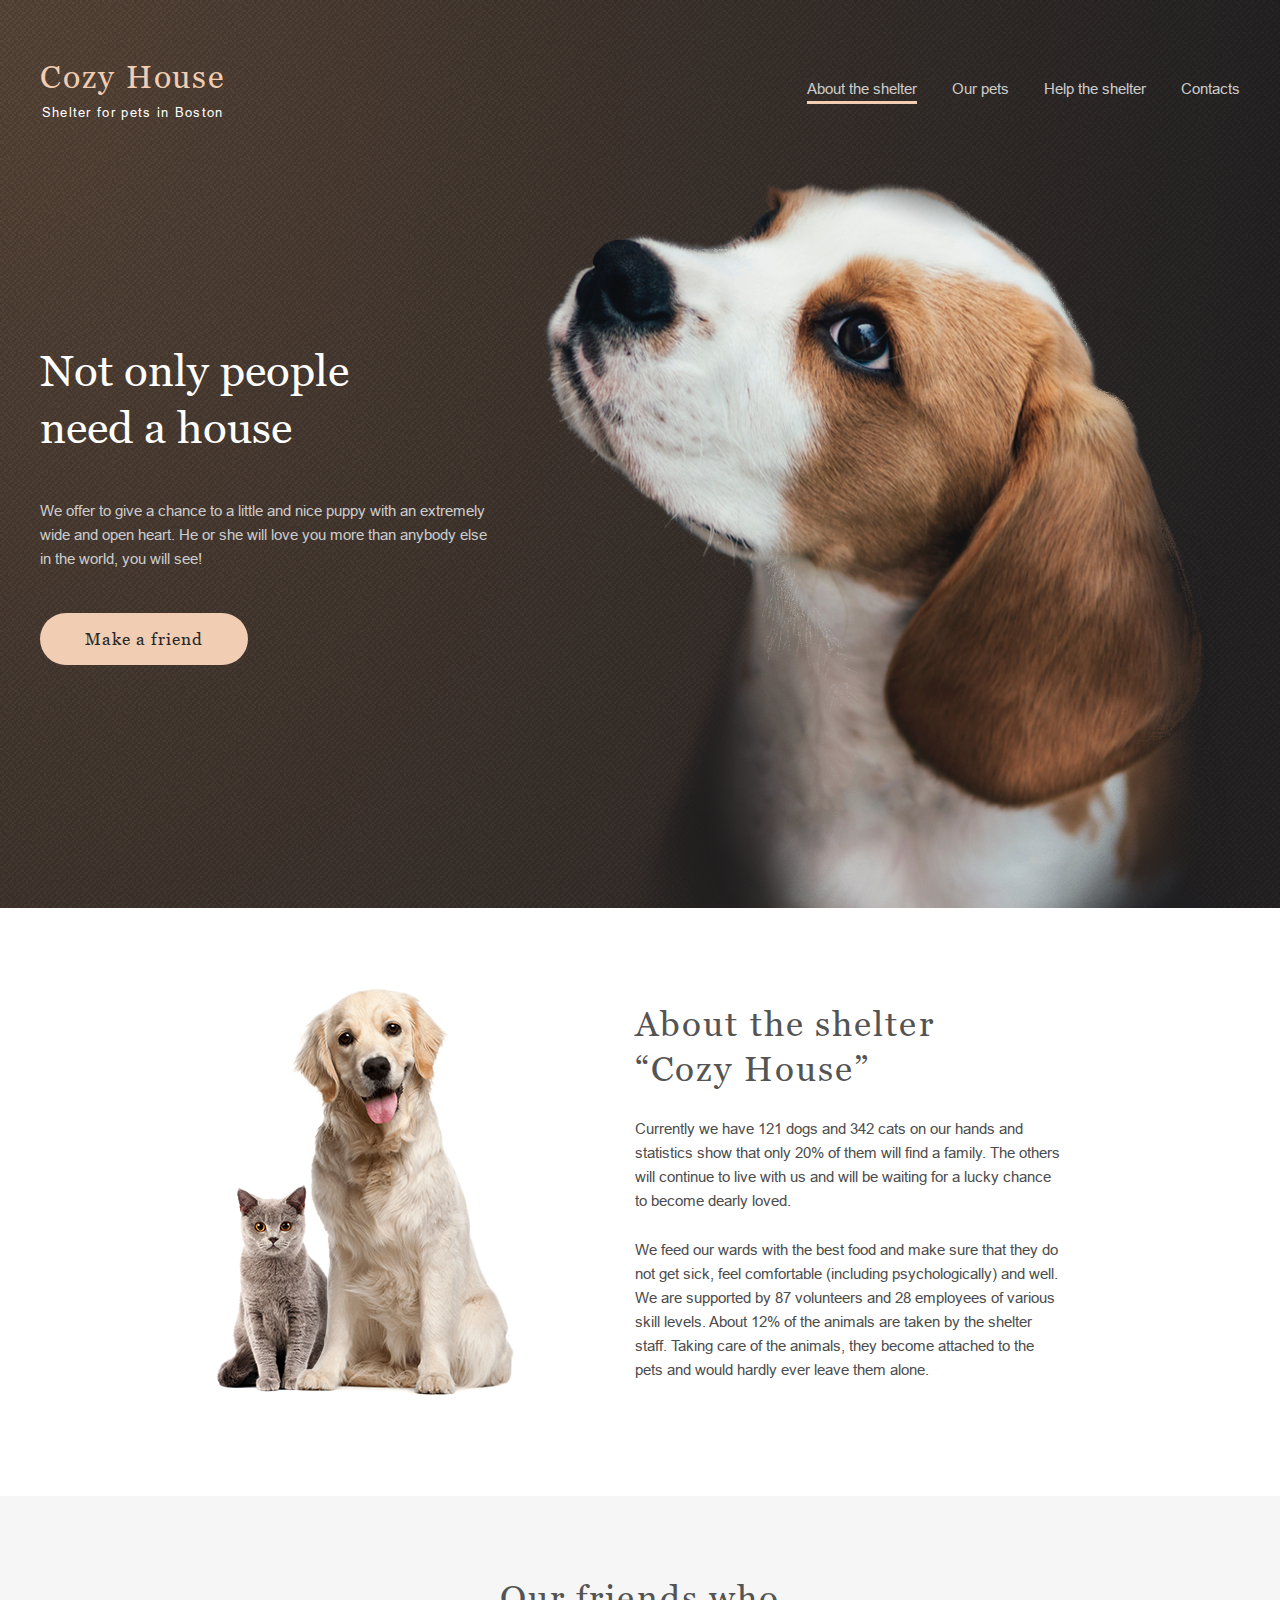
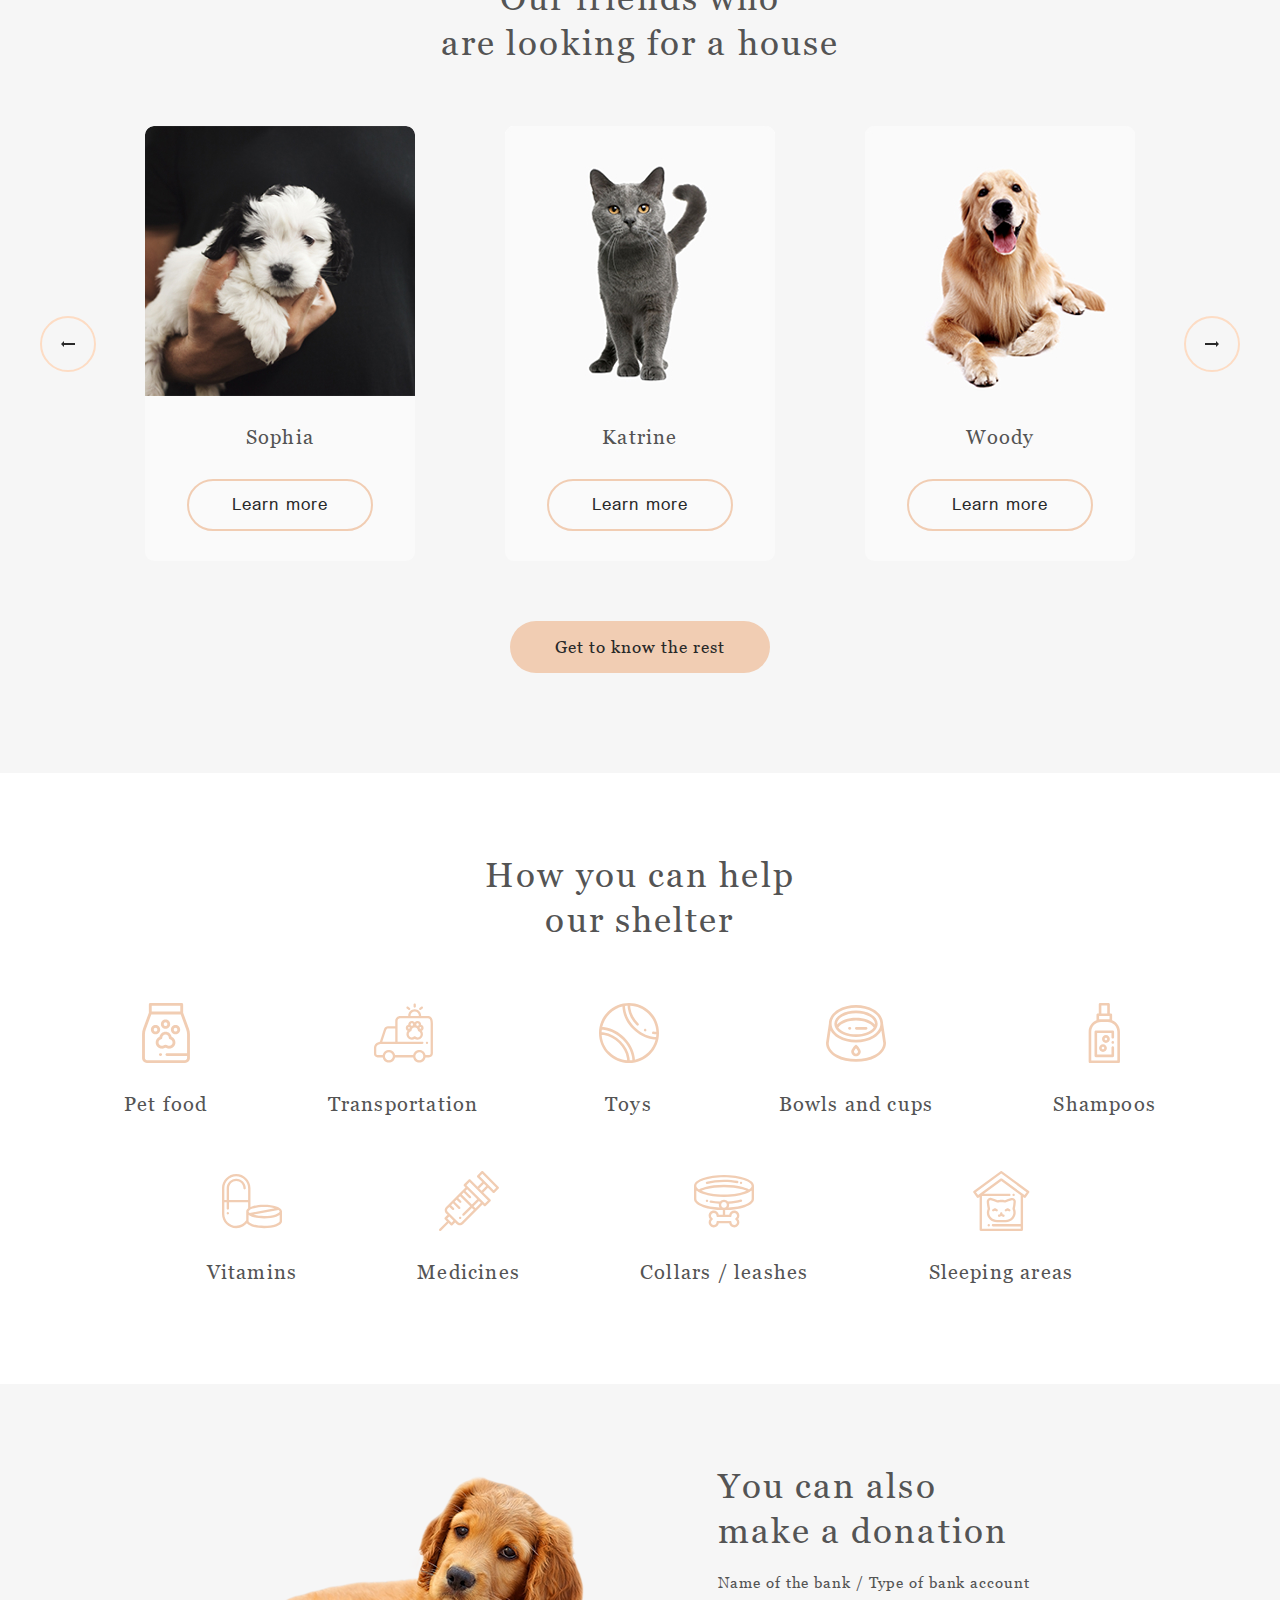
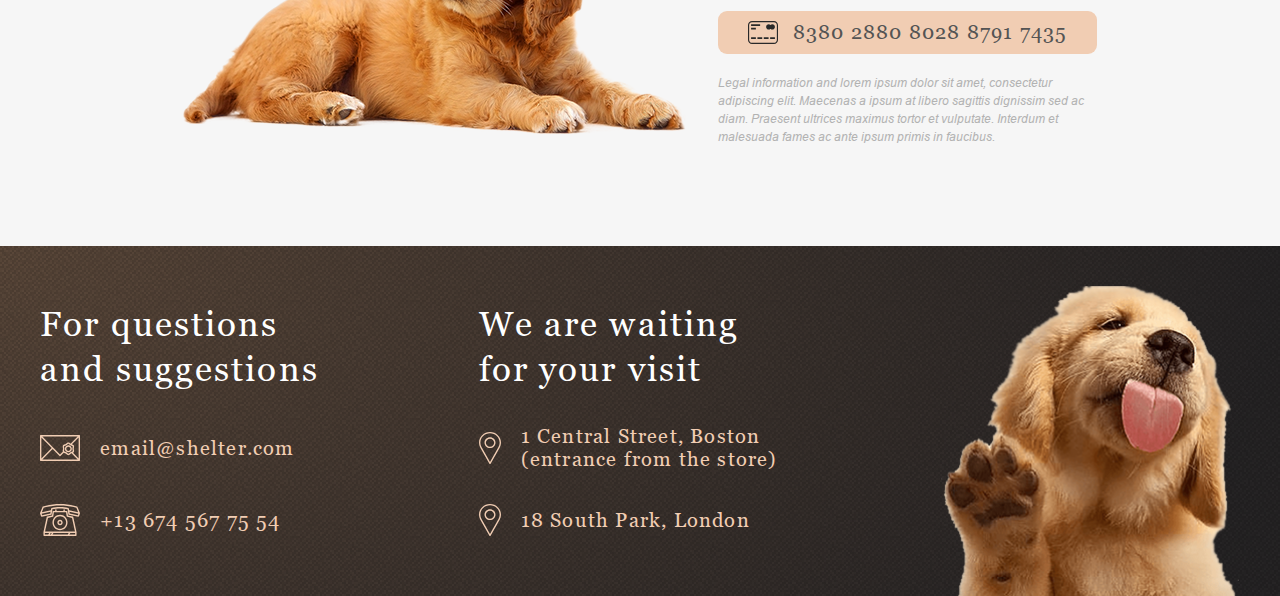
<file: pages/main/index.html>
<!DOCTYPE html>
<html lang="en">
<head>
  <meta charset="UTF-8">
  <meta content="width=device-width, initial-scale=1.0" name="viewport">
  <meta content="ie=edge" http-equiv="X-UA-Compatible">
  <title>Cozy House</title>
  <link href="style.css" rel="stylesheet">
</head>
<body>

<header class="header">
  <div class="container header-container">
    <div class="header__logo">
      <a class="header__logo-link" href="./index.html">
        <h1 class="header__title">Cozy House</h1>
        <p class="header__subtitle">Shelter for pets in Boston</p>
      </a>
    </div>

    <div class="header__burger">
      <span class="header__burger-line"></span>
    </div>
    <div class="overlay"></div>

    <nav class="header__nav">
      <div class="header__logo">
        <a class="header__logo-link" href="./index.html">
          <h1 class="header__title">Cozy House</h1>
          <p class="header__subtitle">Shelter for pets in Boston</p>
        </a>
      </div>
      <ul class="nav-list">
        <li class="nav-list__item active"><a class="nav-list__link " href="./index.html">About the shelter</a>
        </li>
        <li class="nav-list__item"><a class="nav-list__link" href="../pets/index.html">Our pets</a></li>
        <li class="nav-list__item"><a class="nav-list__link" href="#help">Help the shelter</a></li>
        <li class="nav-list__item"><a class="nav-list__link" href="#contacts">Contacts</a></li>
      </ul>
    </nav>
  </div>
</header>

<main>
  <section class="start-screen" id="start">
    <div class="container start-screen__container">
      <div class="start-screen__content">
        <h2 class="start-screen__title">Not only people <span class="title-wrap">need a house</span></h2>
        <p class="start-screen__text">We offer to give a chance to a little and nice puppy with an extremely
          wide and open heart. He or she will love you more than anybody else in the world, you will see!</p>
        <div class="start-screen__button-wrapper">
          <a class="button button_colored" href="#friends">Make a friend</a>
        </div>
      </div>
      <div class="start-screen__img-wrapper">
        <img alt="puppy" class="start-screen__img" src="../../assets/images/start-screen-puppy.png">
      </div>
    </div>
  </section>

  <section class="section about-section">
    <div class="container about-section__container">
      <div class="about-section__img-wrapper">
        <img alt="pets" class="about-section__img" src="../../assets/images/about-pets.png">
      </div>
      <div class="about-section__content">
        <h3 class="section__title">About the shelter <span class="title-wrap">“Cozy House”</span></h3>
        <p class="section__text">Currently we have 121 dogs and 342 cats on our hands and statistics show that
          only 20% of them will find a family. The others will continue to live with us and will be waiting
          for a lucky chance to become dearly loved.</p>
        <p class="section__text">We feed our wards with the best food and make sure that they do not get sick,
          feel comfortable (including psychologically) and well. We are supported by 87 volunteers and 28
          employees of various skill levels. About 12% of the animals are taken by the shelter staff. Taking
          care of the animals, they become attached to the pets and would hardly ever leave them alone.</p>
      </div>
    </div>
  </section>

  <section class="section section_colored section_centered" id="friends">
    <div class="container">
      <h3 class="section__title">Our friends who <span class="title-wrap">are looking for a house</span></h3>
      <div class="slider">
        <div class="slider__button" id="btn-left">
          <svg class="slider__button-icon">
            <use xlink:href="../../assets/svg/sprite.svg#left-arrow"></use>
          </svg>
        </div>

        <div class="slider__wrapper">
          <div class="slider__cards" id="carousel">
            <div class="item" id="item-left"></div>
            <div class="item" id="item-active"></div>
            <div class="item" id="item-right"></div>
          </div>
        </div>

        <div class="slider__button" id="btn-right">
          <svg class="slider__button-icon">
            <use xlink:href="../../assets/svg/sprite.svg#right-arrow"></use>
          </svg>
        </div>
      </div>
      <a class="button button_colored" href="../pets/index.html">Get to know the rest</a>
    </div>
  </section>

  <section class="section section_centered" id="help">
    <div class="container">
      <h3 class="section__title">How you can help <span class="title-wrap">our shelter</span></h3>
      <div class="help-list">
        <div class="help-list__item">
          <svg class="help-list__icon">
            <use xlink:href="../../assets/svg/sprite.svg#pet-food"></use>
          </svg>
          <p class="help-list__text">Pet food</p>
        </div>
        <div class="help-list__item">
          <svg class="help-list__icon">
            <use xlink:href="../../assets/svg/sprite.svg#transportation"></use>
          </svg>
          <p class="help-list__text">Transportation</p>
        </div>
        <div class="help-list__item">
          <svg class="help-list__icon">
            <use xlink:href="../../assets/svg/sprite.svg#toys"></use>
          </svg>
          <p class="help-list__text">Toys</p>
        </div>
        <div class="help-list__item">
          <svg class="help-list__icon">
            <use xlink:href="../../assets/svg/sprite.svg#bowls-and-cups"></use>
          </svg>
          <p class="help-list__text">Bowls and cups</p>
        </div>
        <div class="help-list__item">
          <svg class="help-list__icon">
            <use xlink:href="../../assets/svg/sprite.svg#shampoos"></use>
          </svg>
          <p class="help-list__text">Shampoos</p>
        </div>
        <div class="help-list__item">
          <svg class="help-list__icon">
            <use xlink:href="../../assets/svg/sprite.svg#vitamins"></use>
          </svg>
          <p class="help-list__text">Vitamins</p>
        </div>
        <div class="help-list__item">
          <svg class="help-list__icon">
            <use xlink:href="../../assets/svg/sprite.svg#medicines"></use>
          </svg>
          <p class="help-list__text">Medicines</p>
        </div>
        <div class="help-list__item">
          <svg class="help-list__icon">
            <use xlink:href="../../assets/svg/sprite.svg#collars-leashes"></use>
          </svg>
          <p class="help-list__text">Collars / leashes</p>
        </div>
        <div class="help-list__item">
          <svg class="help-list__icon">
            <use xlink:href="../../assets/svg/sprite.svg#sleeping-area"></use>
          </svg>
          <p class="help-list__text">Sleeping areas</p>
        </div>
      </div>
    </div>
  </section>

  <section class="section section_colored donation-section">
    <div class="container donation-section__container">
      <div class="donation-section__img-wrapper">
        <img alt="dog" class="donation-section__img" src="../../assets/images/donation-dog.png">
      </div>
      <div class="donation-section__content">
        <h3 class="section__title">You can also <span class="title-wrap">make a donation</span></h3>
        <p class="donation-section__subtitle">Name of the bank / Type of bank account</p>
        <a class="donation-section__link" href="##">
          <svg class="donation-section__icon">
            <use xlink:href="../../assets/svg/sprite.svg#credit-card"></use>
          </svg>
          <span class="donation-section__number">8380 2880 8028 8791 7435</span>
        </a>
        <p class="donation-section__note">Legal information and lorem ipsum dolor sit amet, consectetur
          adipiscing elit. Maecenas a ipsum at libero sagittis dignissim sed ac diam. Praesent ultrices maximus tortor
          et vulputate. Interdum et malesuada fames ac ante ipsum primis in faucibus.</p>
      </div>
    </div>
  </section>
</main>

<footer class="footer" id="contacts">
  <div class="container footer__container">
    <div class="footer__contacts">
      <h3 class="footer__title">For questions <span class="title-wrap">and suggestions</span></h3>
      <a class="footer__link" href="mailto:email@shelter.com">
        <svg class="footer__contacts-icon">
          <use xlink:href="../../assets/svg/sprite.svg#email"></use>
        </svg>
        <span class="footer__text">email@shelter.com</span>
      </a>
      <a class="footer__link" href="tel:+136745677554">
        <svg class="footer__contacts-icon">
          <use xlink:href="../../assets/svg/sprite.svg#phone"></use>
        </svg>
        <span class="footer__text">+13 674 567 75 54</span>
      </a>
    </div>
    <div class="footer__locations">
      <h3 class="footer__title">We are waiting <span class="title-wrap">for your visit</span></h3>
      <a class="footer__link" href="https://goo.gl/maps/esQ3EqnjwY1npoHc9" target="_blank">
        <svg class="footer__locations-icon">
          <use xlink:href="../../assets/svg/sprite.svg#marker"></use>
        </svg>
        <span class="footer__text">1 Central Street, Boston (entrance from the store)</span>
      </a>
      <a class="footer__link" href="https://goo.gl/maps/dDzKagrzX7Q7K2sK9" target="_blank">
        <svg class="footer__locations-icon">
          <use xlink:href="../../assets/svg/sprite.svg#marker"></use>
        </svg>
        <span class="footer__text">18 South Park, London</span>
      </a>
    </div>
    <div class="footer__img-wrapper">
      <img alt="puppy" class="footer__img" src="../../assets/images/footer-puppy.png">
    </div>
  </div>
</footer>
<script src="../script.js" type="module"></script>
</body>
</html>
</file>
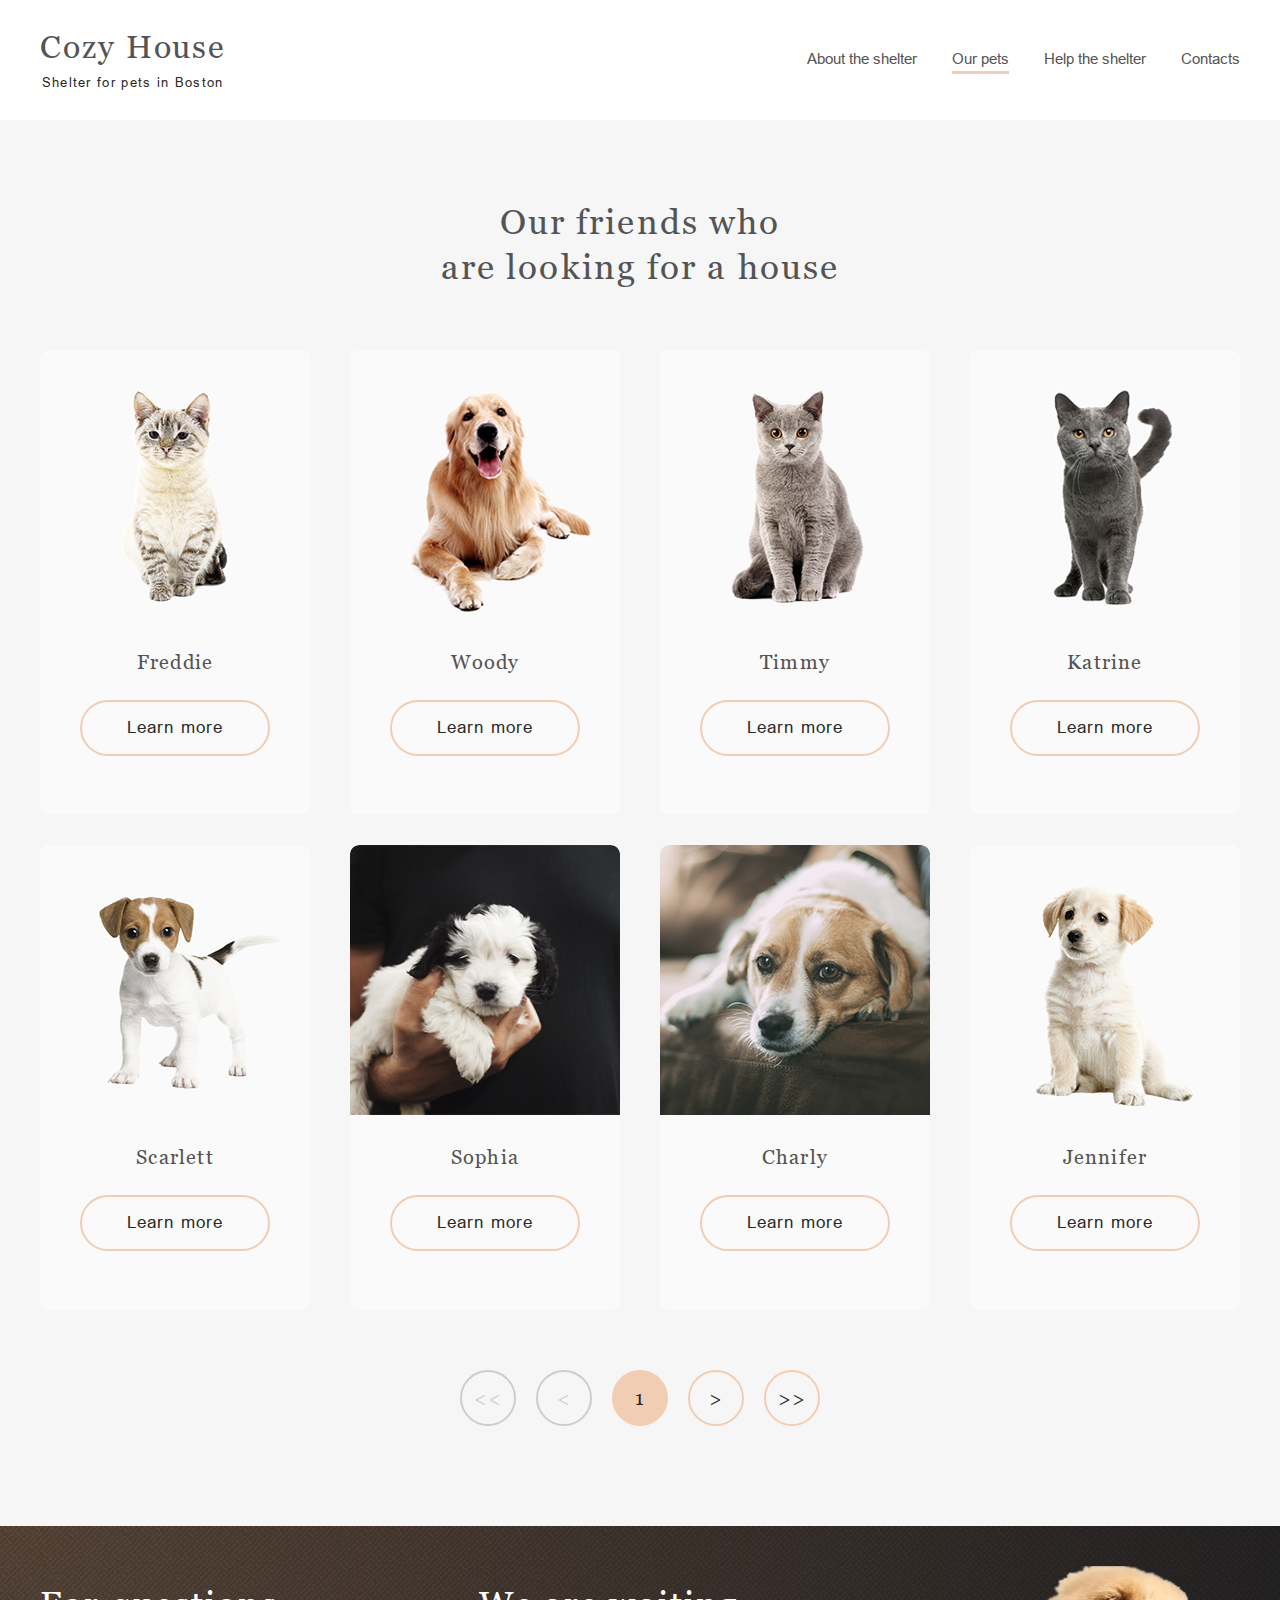
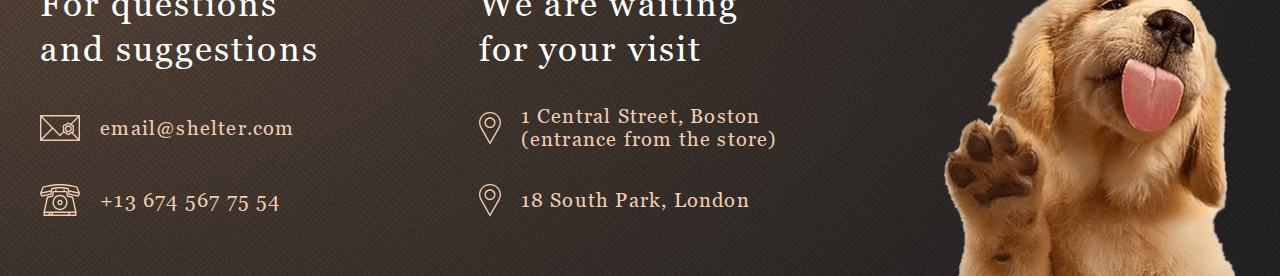
<file: pages/pets/index.html>
<!doctype html>
<html lang="en">
<head>
    <meta charset="UTF-8">
    <meta name="viewport" content="width=device-width, initial-scale=1.0">
    <meta http-equiv="X-UA-Compatible" content="ie=edge">
    <title>Cozy House</title>
    <link rel="stylesheet" href="style.css">
</head>
<body>

<header class="header">
    <div class="container header-container">
        <div class="header__logo">
            <a class="header__logo-link" href="../main/index.html">
                <h1 class="header__title">Cozy House</h1>
                <p class="header__subtitle">Shelter for pets in Boston</p>
            </a>
        </div>

        <div class="header__burger">
            <span class="header__burger-line"></span>
        </div>
        <div class="overlay"></div>

        <nav class="header__nav">
            <div class="header__logo">
                <a class="header__logo-link" href="./index.html">
                    <h1 class="header__title">Cozy House</h1>
                    <p class="header__subtitle">Shelter for pets in Boston</p>
                </a>
            </div>
            <ul class="nav-list">
                <li class="nav-list__item"><a class="nav-list__link" href="../main/index.html">About the shelter</a>
                </li>
                <li class="nav-list__item active"><a class="nav-list__link " href="#">Our pets</a></li>
                <li class="nav-list__item"><a class="nav-list__link" href="../main/index.html#help">Help the shelter</a>
                </li>
                <li class="nav-list__item"><a class="nav-list__link" href="#contacts">Contacts</a></li>
            </ul>
        </nav>
    </div>
</header>

<main>
    <section class="section section_colored section_centered" id="friends">
        <div class="container">
            <h3 class="section__title">Our friends who <span class="title-wrap">are looking for a house</span></h3>
            <div class="pet-cards-container"></div>
            <div class="navigation">
                <div class="navigation__button" id="first-page">&lt;&lt;</div>
                <div class="navigation__button" id="prev-page">&lt;</div>
                <div class="navigation__button navigation__button_colored" id="page-number"></div>
                <div class="navigation__button" id="next-page">&gt;</div>
                <div class="navigation__button" id="last-page">&gt;&gt;</div>
            </div>
        </div>
    </section>
</main>

<footer class="footer" id="contacts">
    <div class="container footer__container">
        <div class="footer__contacts">
            <h3 class="footer__title">For questions <span class="title-wrap">and suggestions</span></h3>
            <a class="footer__link" href="mailto:email@shelter.com">
                <svg class="footer__contacts-icon">
                    <use xlink:href="../../assets/svg/sprite.svg#email"></use>
                </svg>
                <span class="footer__text">email@shelter.com</span>
            </a>
            <a class="footer__link" href="tel:+136745677554">
                <svg class="footer__contacts-icon">
                    <use xlink:href="../../assets/svg/sprite.svg#phone"></use>
                </svg>
                <span class="footer__text">+13 674 567 75 54</span>
            </a>
        </div>
        <div class="footer__locations">
            <h3 class="footer__title">We are waiting <span class="title-wrap">for your visit</span></h3>
            <a class="footer__link" href="https://goo.gl/maps/esQ3EqnjwY1npoHc9" target="_blank">
                <svg class="footer__locations-icon">
                    <use xlink:href="../../assets/svg/sprite.svg#marker"></use>
                </svg>
                <span class="footer__text">1 Central Street, Boston (entrance from the store)</span>
            </a>
            <a class="footer__link" href="https://goo.gl/maps/dDzKagrzX7Q7K2sK9" target="_blank">
                <svg class="footer__locations-icon">
                    <use xlink:href="../../assets/svg/sprite.svg#marker"></use>
                </svg>
                <span class="footer__text">18 South Park, London</span>
            </a>
        </div>
        <div class="footer__img-wrapper">
            <img class="footer__img" src="../../assets/images/footer-puppy.png" alt="puppy">
        </div>
    </div>
</footer>
<script src="../script.js" type="module"></script>
</body>
</html>
</file>
<file: pages/main/style.css>
/*@import url('../pets/style.css');*/

@font-face {
    font-family: 'Georgia';
    src: url('../../assets/fonts/Georgia/Georgia.woff2') format('woff2'),
    url('../../assets/fonts/Georgia/Georgia.woff') format('woff');
    font-weight: normal;
    font-style: normal;
    font-display: swap;
}

@font-face {
    font-family: 'Georgia';
    src: url('../../assets/fonts/Georgia/Georgia-Bold.woff2') format('woff2'),
    url('../../assets/fonts/Georgia/Georgia-Bold.woff') format('woff');
    font-weight: bold;
    font-style: normal;
    font-display: swap;
}

@font-face {
    font-family: 'Georgia';
    src: url('../../assets/fonts/Georgia/Georgia-Italic.woff2') format('woff2'),
    url('../../assets/fonts/Georgia/Georgia-Italic.woff') format('woff');
    font-weight: normal;
    font-style: italic;
    font-display: swap;
}

@font-face {
    font-family: 'Arial';
    src: url('../../assets/fonts/Arial/Arial-ItalicMT.woff2') format('woff2'),
    url('../../assets/fonts/Arial/Arial-ItalicMT.woff') format('woff');
    font-weight: normal;
    font-style: italic;
    font-display: swap;
}

@font-face {
    font-family: 'Arial';
    src: url('../../assets/fonts/Arial/ArialMT.woff2') format('woff2'),
    url('../../assets/fonts/Arial/ArialMT.woff') format('woff');
    font-weight: normal;
    font-style: normal;
    font-display: swap;
}

:root {
    --color-primary: #F1CDB3;
    --color-primary-light: #FDDCC4;
    --color-light-xl: #FFFFFF;
    --color-light-l: #F6F6F6;
    --color-light-s: #FAFAFA;
    --color-dark-s: #CDCDCD;
    --color-dark-m: #B2B2B2;
    --color-dark-l: #545454;
    --color-dark-xl: #4C4C4C;
    --color-dark-3xl: #292929;
}

html {
    scroll-behavior: smooth;
    height: 100%;
}

body {
    font-family: Georgia, sans-serif;
    font-style: normal;
    font-weight: normal;
    position: relative;
    height: 100%;
    margin: 0;
}

.lock {
    overflow: hidden;
}

.container {
    max-width: 1280px;
    margin: 0 auto;
    padding: 0 40px;
}

.header {
    background: url(../../assets/images/noise_transparent.png), radial-gradient(100% 215.42% at 0% 0%, #5b483a 0%, #262425 100%), linear-gradient(0deg, #211f20, #211f20);
    padding-top: 60px;
}

.header__burger,
.overlay {
    display: none;
}

.header-container {
    display: flex;
    align-items: center;
    justify-content: space-between;
}

.header__title {
    font-size: 32px;
    font-weight: 400;
    line-height: 35px;
    letter-spacing: 0.06em;
    color: var(--color-primary);
    margin: 0 0 10px;
}

.header__subtitle {
    font-family: 'Arial', sans-serif;
    font-size: 13px;
    line-height: 15px;
    letter-spacing: 0.1em;
    color: var(--color-light-xl);
    margin: 0;
}

.header__nav > .header__logo {
    display: none;
}

.header__logo-link {
    text-decoration: none;
    display: flex;
    flex-direction: column;
    justify-content: space-between;
    align-items: center;
}

.nav-list {
    list-style-type: none;
    display: flex;
    padding: 0;
    margin: 0;
}

.nav-list__item {
    font-family: 'Arial', serif;
    font-style: normal;
    font-weight: 400;
    font-size: 15px;
    line-height: 24px;
    margin-left: 35px;
}

.nav-list__item.active {
    border-bottom: 3px solid var(--color-primary);
}

.nav-list__link {
    text-decoration: none;
    color: var(--color-dark-s);
    transition: .3s;
}

.nav-list__link.active {
    color: var(--color-light-s);
}

.nav-list__link:hover {
    color: var(--color-light-s);
}

.start-screen {
    background: url(../../assets/images/noise_transparent.png),
    radial-gradient(100% 215.42% at 0% 0%, #5b483a 0%, #262425 100%), linear-gradient(0deg, #211f20, #211f20);
    margin-top: -120px;
    padding-top: 180px;
}

.start-screen__container {
    display: flex;
    justify-content: space-between;
}

.start-screen__content {
    max-width: 38.33%;
    padding-top: 13.58%;
    padding-bottom: 2%;
}

.start-screen__title {
    font-size: 44px;
    font-weight: 400;
    line-height: 57px;
    color: var(--color-light-xl);
    margin: 0;
}

.start-screen__text {
    font-family: 'Arial', serif;
    font-style: normal;
    font-weight: 400;
    font-size: 15px;
    line-height: 24px;
    color: var(--color-dark-s);
    margin: 9.13% 0;
}

.start-screen__img {
    width: 100%;
    object-fit: contain;
    display: block;
}

.button {
    text-decoration: none;
    border-radius: 100px;
    font-size: 17px;
    line-height: 22px;
    letter-spacing: 0.06em;
    color: var(--color-dark-3xl);
    background-color: transparent;
    border: 2px solid var(--color-primary);
    text-align: center;
    display: inline-block;
    padding: 13px 43px;
    cursor: pointer;
    transition: 0.3s;
}

.button_colored {
    background-color: var(--color-primary);
    border: none;
    padding: 15px 45px;
}

.button:hover {
    background-color: var(--color-primary-light);
    border: 2px solid var(--color-primary-light);
}

.button_colored:hover {
    background-color: var(--color-primary-light);
    border: none;
}

.section {
    padding-top: 80px;
    padding-bottom: 100px;
}

.section_colored {
    background-color: var(--color-light-l);
}

.section_centered {
    text-align: center;
}

.about-section__container {
    display: flex;
    justify-content: space-between;
}

.about-section__content {
    max-width: 50.42%;
    padding-top: 1.16%;
}

.about-section__img-wrapper {
    margin-left: 14.58%;
    margin-right: 10%;
}

.about-section__img {
    width: 100%;
    object-fit: contain;
    display: block;
}

.section__title {
    font-size: 35px;
    font-weight: 400;
    line-height: 45px;
    letter-spacing: 0.06em;
    color: var(--color-dark-l);
    margin: 0;
}

.title-wrap {
    display: block;
}

.section__text {
    font-family: 'Arial', serif;
    font-size: 15px;
    line-height: 24px;
    color: var(--color-dark-xl);
    margin-top: 25px;
    margin-bottom: 0;
    max-width: 71.07%;
}

.slider {
    display: flex;
    justify-content: space-between;
    align-items: center;
    padding: 60px 0;
}

.slider__cards {
    display: flex;
    gap: 90px;
    position: relative;
    left: -1080px;
}

.item {
    display: flex;
    gap: 90px;
}

.slider__wrapper {
    max-width: 990px;
    overflow: hidden;
}

.slider__card {
    width: 270px;
    background-color: var(--color-light-s);
    border-radius: 9px;
    transition: .3s;
    cursor: pointer;
    display: flex;
    flex-direction: column;
    justify-content: space-between;
    align-items: center;
    padding-bottom: 30px;
}

.slider__card:hover {
    background-color: var(--color-light-xl);
    box-shadow: 0 2px 35px 14px rgba(13, 13, 13, 0.04);
}

.slider__card:hover .button {
    background-color: var(--color-primary-light);
    border: 2px solid var(--color-primary-light);
}

.slider__button {
    width: 52px;
    height: 52px;
    border-radius: 50%;
    border: 2px solid var(--color-primary-light);
    display: flex;
    justify-content: center;
    align-items: center;
    transition: .3s;
    cursor: pointer;
}

.slider__button:hover {
    background-color: var(--color-primary-light);
}

.slider__button-icon {
    width: 14px;
    height: 6px;
    fill: var(--color-dark-3xl);
}

.slider__img {
    border-top-left-radius: 9px;
    border-top-right-radius: 9px;
}

.slider__subtitle {
    font-size: 20px;
    line-height: 23px;
    font-weight: 400;
    letter-spacing: 0.06em;
    color: var(--color-dark-l);
    width: 100%;
    margin: 0;
    padding: 30px 0;
}

.help-list {
    display: flex;
    justify-content: center;
    align-items: center;
    flex-wrap: wrap;
    gap: 55px 120px;
    padding-top: 60px;
}

.help-list__icon {
    width: 60px;
    height: 60px;
}

.help-list__text {
    font-size: 20px;
    line-height: 23px;
    letter-spacing: 0.06em;
    color: var(--color-dark-l);
    margin: 26px 0 0;
}

.donation-section__container {
    display: flex;
    justify-content: center;
}

.donation-section__img-wrapper {
    margin-right: 2.5%;
    margin-top: 0.92%;
}

.donation-section__img {
    width: 100%;
    object-fit: contain;
    display: block;
}

.donation-section__content {
    max-width: 31.67%;
}

.donation-section__link {
    max-width: 92.10%;
    display: flex;
    align-items: center;
    justify-content: center;
    text-decoration: none;
    border-radius: 9px;
    background: var(--color-primary);
    padding: 10px 15px;
    transition: .3s;
}

.donation-section__link:hover {
    background-color: var(--color-primary-light);
}

.donation-section__icon {
    width: 30px;
    height: 23px;
    margin-right: 4.29%;
}

.donation-section__number {
    font-size: 20px;
    line-height: 23px;
    letter-spacing: 0.06em;
    color: var(--color-dark-l);
}

.donation-section__subtitle {
    font-size: 15px;
    line-height: 17px;
    letter-spacing: 0.06em;
    color: var(--color-dark-l);
    margin: 20px 0;
}

.donation-section__note {
    font-family: 'Arial', serif;
    font-style: italic;
    font-weight: 400;
    font-size: 12px;
    line-height: 18px;
    color: var(--color-dark-m);
    max-width: 380px;
    margin: 20px 0 0;
}

.footer {
    background: url(../../assets/images/noise_transparent.png),
    radial-gradient(100% 215.42% at 0% 0%, #5b483a 0%, #262425 100%), linear-gradient(0deg, #211f20, #211f20);
    padding-top: 40px;
}

.footer__container {
    display: flex;
    justify-content: center;
    flex-wrap: wrap;
    column-gap: 13.33%;
    row-gap: 65px;
}

.footer__title {
    font-weight: 400;
    font-size: 35px;
    line-height: 45px;
    letter-spacing: 0.06em;
    color: var(--color-light-xl);
    margin: 0;
}

.footer__link {
    text-decoration: none;
    display: flex;
    align-items: center;
}

.footer__contacts {
    display: flex;
    flex-direction: column;
    justify-content: space-between;
    height: 234px;
    margin-top: 16px;
}

.footer__locations {
    min-width: 301px;
    display: flex;
    flex-direction: column;
    justify-content: space-between;
    height: 234px;
    margin-top: 16px;
}

.footer__contacts-icon {
    width: 40px;
    height: 32px;
    margin-right: 7.17%;
}

.footer__locations-icon {
    width: 22px;
    min-width: 22px;
    height: 32px;
    margin-right: 6.62%;
}

.footer__text {
    font-size: 20px;
    line-height: 23px;
    letter-spacing: 0.06em;
    color: var(--color-primary);
    max-width: 260px;
}

.footer__img {
    width: 100%;
    object-fit: contain;
    display: block;
}

.transition-right {
    animation-name: move-right;
    animation-duration: 3s;
}

.transition-left {
    animation-name: move-left;
    animation-duration: 3s;
}

.overlay.active {
    display: block;
    position: fixed;
    top: 0;
    left: 0;
    width: 100vw;
    height: 100vh;
    background: rgba(41, 41, 41, 0.6);
    padding: 50px;
    cursor: pointer;
}

.popup {
    max-width: 900px;
    width: 100%;
    display: flex;
    position: relative;
    top: 50%;
    left: 50%;
    transform: translate(-50%, -50%);
    background-color: var(--color-light-s);
    border-radius: 9px;
    cursor: default;
}

.popup:hover {
    box-shadow: 0 2px 35px 14px rgba(13, 13, 13, 0.04);
}

.popup__img-wrapper {
    max-width: 500px;
    width: 100%;
    display: flex;
    justify-content: center;
    align-items: center;
}

.popup__img {
    width: 100%;
    border-radius: 9px;
    display: block;
}

.popup__content {
    max-width: 351px;
    padding-top: 30px;
    margin-left: 29px;
}

.popup__title {
    font-weight: 400;
    font-size: 35px;
    line-height: 45px;
    letter-spacing: 0.06em;
    color: #000000;
    margin: 0 0 10px;
}

.popup__pet-type {
    font-size: 20px;
    line-height: 23px;
    letter-spacing: 0.06em;
    color: #000000;
    display: block;
    margin-bottom: 40px;
}

.popup__description {
    font-size: 15px;
    line-height: 17px;
    letter-spacing: 0.06em;
    color: #000000;
    margin: 0 0 40px;
}

.popup__list {
    display: flex;
    flex-direction: column;
    gap: 10px;
    padding: 0;
    margin: 0;
}

.popup__list-item {
    font-size: 15px;
    line-height: 17px;
    letter-spacing: 0.06em;
    color: #000000;
    margin-left: 14px;
}

.popup__list-item::marker {
    color: var(--color-primary);
}

.popup__text {
    font-weight: bold;
}

.popup > .slider__button {
    position: absolute;
    right: -42px;
    top: -52px;
    background: transparent;
}

.popup > .slider__button:hover {
    background-color: var(--color-primary-light);
}

@keyframes move-right {
    from {
        left: -1080px;
    }
    to {
        left: -2160px;
    }
}

@keyframes move-left {
    from {
        left: -990px;
    }
    to {
        left: 0;
    }
}

@media screen and (max-width: 1279px) {
    .container {
        padding: 0 30px;
    }

    .header {
        padding-top: 30px;
    }

    .start-screen {
        margin-top: -90px;
        padding-top: 150px;
    }

    .start-screen__container {
        flex-direction: column;
        align-items: center;
    }

    .start-screen__content {
        max-width: 460px;
        padding: 0;
        margin-bottom: 100px;
    }

    .start-screen__img {
        max-width: 569px;
    }

    .start-screen__img-wrapper {
        margin-left: auto;
    }

    .start-screen__button-wrapper {
        display: flex;
        justify-content: center;
    }

    .about-section__container,
    .donation-section__container {
        flex-direction: column-reverse;
        align-items: center;
    }

    .about-section__content {
        max-width: 60.73%;
        padding: 0;
        margin-bottom: 80px;
    }

    .about-section__img-wrapper {
        margin: 0;
    }

    .section__text {
        max-width: 100%;
    }

    .slider__cards {
        gap: 40px;
        left: -620px;
    }

    .slider__wrapper {
        max-width: 580px;
    }

    .item {
        gap: 40px;
    }

    .help-list__item {
        width: 170px;
        height: 113px;
    }

    .help-list {
        gap: 55px 60px;
    }

    .donation-section__content {
        max-width: 53.67%;
        margin-bottom: 60px;
    }

    .donation-section__img-wrapper {
        margin: 0;
    }

    .footer {
        padding-top: 30px;
    }

    .footer__container {
        column-gap: 0;
        justify-content: space-around;
    }

    .footer__contacts,
    .footer__locations {
        margin: 0;
    }

    .popup {
        max-width: 630px;
    }

    .popup__img-wrapper {
        max-width: 350px;
    }

    .popup__content {
        max-width: 260px;
        margin-left: 11px;
        padding-top: 10px;
    }

    .popup__description {
        font-size: 13px;
        line-height: 14px;
        margin-bottom: 20px;
    }

    .popup__list {
        gap: 5px;
    }

    .popup__list-item {
        margin-left: 11px;
    }

    .popup__pet-type {
        margin-bottom: 20px;
    }

    @keyframes move-right {
        from {
            left: -620px;
        }
        to {
            left: -1240px;
        }
    }

    @keyframes move-left {
        from {
            left: -620px;
        }
        to {
            left: 0;
        }
    }
}

@media screen and (max-width: 767px) {
    html, body {
        overflow-x: hidden;
    }

    .container {
        padding: 0 10px;
    }

    .header__burger {
        display: block;
        position: relative;
        width: 30px;
        height: 22px;
        margin-right: 43px;
        transition: .5s;
        z-index: 2;
        cursor: pointer;
    }

    .header__burger:before,
    .header__burger:after {
        content: '';
        background-color: var(--color-primary);
        position: absolute;
        width: 100%;
        height: 2px;
        left: 0;
    }

    .header__burger:before {
        top: 0;
    }

    .header__burger:after {
        bottom: 0;
    }

    .header__burger-line {
        background-color: var(--color-primary);
        position: absolute;
        width: 100%;
        left: 0;
        height: 2px;
        top: 50%;
        transform: translateY(-50%);
    }

    .header__burger.active {
        transform: rotate(90deg);
        transition: .5s;
    }

    .header__nav > .header__logo {
        display: block;
        position: absolute;
        top: 30px;
        left: 10px;
    }

    .nav-list {
        display: flex;
        flex-direction: column;
        width: 100%;
        align-items: center;
        justify-content: center;
        gap: 40px;
        margin-top: 248px;
        background-color: var(--color-dark-3xl);
    }

    .nav-list__item {
        margin: 0;
        font-size: 32px;
        line-height: 51px;
        color: var(--color-light-s);
    }

    .header__nav {
        width: 320px;
        height: 100%;
        background-color: var(--color-dark-3xl);
        position: absolute;
        right: -320px;
        top: 0;
        transition: .5s;
    }

    .header__nav.active {
        right: 0;
        transition: .5s;
        overflow: auto;
    }

    .header__burger.active + .overlay {
        display: block;
        position: absolute;
        top: 0;
        left: 0;
        width: 100vw;
        height: 100vh;
        background: rgba(41, 41, 41, 0.6);
    }

    .start-screen__title {
        font-size: 25px;
        line-height: 32px;
        text-align: center;
        letter-spacing: 0.06em;
    }

    .start-screen__text {
        text-align: center;
        margin: 42px 0;
    }

    .start-screen__content {
        margin-bottom: 105px;
    }

    .start-screen__img-wrapper,
    .about-section__img-wrapper,
    .donation-section__img-wrapper,
    .footer__img-wrapper {
        max-width: 260px;
    }

    .start-screen__img {
        height: 272px;
    }

    .section {
        padding: 42px 0;
    }

    .section__title {
        font-size: 25px;
        line-height: 32px;
        letter-spacing: 0.06em;
        text-align: center;
    }

    .section.title-wrap {
        display: inline;
    }

    .section__text:last-of-type {
        margin-top: 22px;
    }

    .about-section__content {
        max-width: 100%;
        padding: 0 15px;
        text-align: justify;
        margin-bottom: 42px;
    }

    .slider {
        position: relative;
        padding: 42px 0 114px;
        width: 270px;
        margin: 0 auto;
    }

    .slider__cards {
        left: -310px;
    }

    .slider__wrapper {
        max-width: 270px;
    }

    .slider__button:first-of-type {
        position: absolute;
        top: 496px;
        left: 43px;
    }

    .slider__button:last-of-type {
        position: absolute;
        top: 496px;
        right: 43px;
    }

    .help-list {
        padding-top: 42px;
        display: grid;
        grid-template-columns: 1fr 1fr;
        gap: 30px;
        justify-items: center;
        align-items: center;
    }

    .help-list__item {
        width: 130px;
        height: 87px;
    }

    .help-list__text {
        font-size: 15px;
        line-height: 17px;
        letter-spacing: 0.06em;
        margin: 15px 0 0;
    }

    .help-list__icon {
        width: 50px;
        height: 50px;
    }

    .donation-section__content {
        max-width: 100%;
        padding: 0 9px;
        margin-bottom: 42px;
    }

    .donation-section__link {
        max-width: 100%;
        padding: 10px 15px;
    }

    .donation-section__subtitle {
        line-height: 24px;
        text-align: center;
        letter-spacing: 0;
    }

    .donation-section__number {
        font-size: 15px;
        line-height: 17px;
    }

    .donation-section__icon {
        margin-right: 15px;
    }

    .donation-section__note {
        text-align: justify;
    }

    .footer__container {
        gap: 40px;
        flex-direction: column;
        align-items: center;
    }

    .footer__title {
        font-size: 25px;
        line-height: 32px;
        text-align: center;
        padding: 0 15px;
    }

    .footer__title .title-wrap {
        display: inline;
    }

    .footer__contacts {
        height: 208px;
    }

    .footer__locations {
        height: 222px;
    }

    .footer__link {
        justify-content: center;
    }

    .popup {
        max-width: 240px;
    }

    .popup__img-wrapper {
        display: none;
    }

    .popup__content {
        margin: 0 auto;
        padding: 10px;
    }

    .popup__title, .popup__pet-type {
        text-align: center;
    }

    .popup__description {
        text-align: justify;
        margin-bottom: 24px;
    }

    .popup__list {
        margin-left: 8px;
    }

    .popup > .slider__button {
        position: absolute;
        right: -42px;
        top: -52px;
        background: transparent;
    }

    .popup > .slider__button:hover {
        background-color: var(--color-primary-light);
    }

    @keyframes move-right {
        from {
            left: -310px;
        }
        to {
            left: -620px;
        }
    }

    @keyframes move-left {
        from {
            left: -310px;
        }
        to {
            left: 0;
        }
    }
}

@media screen and (max-width: 375px) {
    .footer__locations .footer__link {
        justify-content: flex-start;
    }
}
</file>
<file: pages/pets/style.css>
@font-face {
    font-family: 'Georgia';
    src: url('../../assets/fonts/Georgia/Georgia.woff2') format('woff2'),
    url('../../assets/fonts/Georgia/Georgia.woff') format('woff');
    font-weight: normal;
    font-style: normal;
    font-display: swap;
}

@font-face {
    font-family: 'Georgia';
    src: url('../../assets/fonts/Georgia/Georgia-Bold.woff2') format('woff2'),
    url('../../assets/fonts/Georgia/Georgia-Bold.woff') format('woff');
    font-weight: bold;
    font-style: normal;
    font-display: swap;
}

@font-face {
    font-family: 'Georgia';
    src: url('../../assets/fonts/Georgia/Georgia-Italic.woff2') format('woff2'),
    url('../../assets/fonts/Georgia/Georgia-Italic.woff') format('woff');
    font-weight: normal;
    font-style: italic;
    font-display: swap;
}

@font-face {
    font-family: 'Arial';
    src: url('../../assets/fonts/Arial/Arial-ItalicMT.woff2') format('woff2'),
    url('../../assets/fonts/Arial/Arial-ItalicMT.woff') format('woff');
    font-weight: normal;
    font-style: italic;
    font-display: swap;
}

@font-face {
    font-family: 'Arial';
    src: url('../../assets/fonts/Arial/ArialMT.woff2') format('woff2'),
    url('../../assets/fonts/Arial/ArialMT.woff') format('woff');
    font-weight: normal;
    font-style: normal;
    font-display: swap;
}

:root {
    --color-primary: #F1CDB3;
    --color-primary-light: #FDDCC4;
    --color-light-xl: #FFFFFF;
    --color-light-l: #F6F6F6;
    --color-light-s: #FAFAFA;
    --color-dark-s: #CDCDCD;
    --color-dark-m: #B2B2B2;
    --color-dark-l: #545454;
    --color-dark-xl: #4C4C4C;
    --color-dark-3xl: #292929;
}

html {
    scroll-behavior: smooth;
    height: 100%;
}

body {
    font-family: Georgia, sans-serif;
    font-style: normal;
    font-weight: normal;
    position: relative;
    height: 100%;
    margin: 0;
}

.lock {
    overflow: hidden;
}

.container {
    max-width: 1280px;
    margin: 0 auto;
    padding: 0 40px;
}

.header {
    padding: 30px 0;
    background-color: var(--color-light-xl);
    position: sticky;
    top: 0;
}

.header__burger,
.overlay {
    display: none;
}

.header-container {
    display: flex;
    align-items: center;
    justify-content: space-between;
}

.header__title {
    font-size: 32px;
    font-weight: 400;
    line-height: 35px;
    letter-spacing: 0.06em;
    color: var(--color-dark-l);
    margin: 0 0 10px;
}

.header__subtitle {
    font-family: 'Arial', sans-serif;
    font-size: 13px;
    line-height: 15px;
    letter-spacing: 0.1em;
    color: var(--color-dark-3xl);
    margin: 0;
}

.header__nav > .header__logo {
    display: none;
}

.header__logo-link {
    text-decoration: none;
    display: flex;
    flex-direction: column;
    justify-content: space-between;
    align-items: center;
}

.nav-list {
    list-style-type: none;
    display: flex;
    gap: 35px;
    padding: 0;
    margin: 0;
}

.nav-list__item {
    font-family: 'Arial', serif;
    font-style: normal;
    font-weight: 400;
    font-size: 15px;
    line-height: 24px;
}

.nav-list__item.active {
    border-bottom: 3px solid var(--color-primary);
}

.nav-list__link {
    text-decoration: none;
    color: var(--color-dark-l);
    transition: .3s;
}

.nav-list__link.active {
    color: var(--color-dark-3xl);
}

.nav-list__link:hover {
    color: var(--color-dark-3xl);
}

.section {
    padding-top: 80px;
    padding-bottom: 100px;
}

.section_colored {
    background-color: var(--color-light-l);
}

.section_centered {
    text-align: center;
}

.section__title {
    font-weight: 400;
    font-size: 35px;
    line-height: 45px;
    letter-spacing: 0.06em;
    color: var(--color-dark-l);
    margin: 0;
}

.title-wrap {
    display: block;
}

.button {
    border-radius: 100px;
    text-decoration: none;
    display: inline-block;
    font-size: 17px;
    line-height: 22px;
    letter-spacing: 0.06em;
    text-align: center;
    cursor: pointer;
    color: var(--color-dark-3xl);
    background-color: transparent;
    border: 2px solid var(--color-primary);
    transition: 0.3s;
    padding: 15px 45px;
}

.pet-cards-container {
    display: flex;
    flex-wrap: wrap;
    justify-content: center;
    gap: 30px 40px;
    padding: 5% 0;
}

.slider__card {
    height: 435px;
    background-color: var(--color-light-s);
    border-radius: 9px;
    transition: .3s;
    cursor: pointer;
    padding-bottom: 2.5%;
}

.slider__card:hover {
    background-color: var(--color-light-xl);
    box-shadow: 0 2px 35px 14px rgba(13, 13, 13, 0.04);
}

.slider__subtitle {
    font-size: 20px;
    font-weight: 400;
    line-height: 23px;
    letter-spacing: 0.06em;
    color: var(--color-dark-l);
}

.slider__img {
    border-top-left-radius: 9px;
    border-top-right-radius: 9px;
}

.slider__card:hover .button {
    background-color: var(--color-primary-light);
    border: 2px solid var(--color-primary-light);
}

.navigation {
    display: flex;
    justify-content: center;
    align-items: center;
    gap: 20px;
}

.navigation__button {
    width: 52px;
    height: 52px;
    border-radius: 50%;
    border: 2px solid var(--color-primary);
    display: flex;
    justify-content: center;
    align-items: center;
    transition: .3s;
    cursor: pointer;
    font-size: 20px;
    line-height: 23px;
    letter-spacing: 0.06em;
    color: var(--color-dark-3xl);
}

.navigation__button_colored {
    background-color: var(--color-primary);
}

.navigation__button_disabled {
    border: 2px solid var(--color-dark-s);
    color: var(--color-dark-s);
    cursor: default;
}

.navigation__button:hover {
    background-color: var(--color-primary);
}

.navigation__button_disabled:hover {
    background-color: var(--color-light-l);
}

.footer {
    background: url(../../assets/images/noise_transparent.png),
    radial-gradient(100% 215.42% at 0% 0%, #5b483a 0%, #262425 100%), linear-gradient(0deg, #211f20, #211f20);
    padding-top: 40px;
}

.footer__container {
    display: flex;
    justify-content: center;
    flex-wrap: wrap;
    column-gap: 13.33%;
    row-gap: 65px;
}

.footer__title {
    font-weight: 400;
    font-size: 35px;
    line-height: 45px;
    letter-spacing: 0.06em;
    color: var(--color-light-xl);
    margin: 0;
}

.footer__link {
    text-decoration: none;
    display: flex;
    align-items: center;
}

.footer__contacts {
    display: flex;
    flex-direction: column;
    justify-content: space-between;
    height: 234px;
    margin-top: 16px;
}

.footer__locations {
    min-width: 301px;
    display: flex;
    flex-direction: column;
    justify-content: space-between;
    height: 234px;
    margin-top: 16px;
}

.footer__contacts-icon {
    width: 40px;
    height: 32px;
    margin-right: 7.17%;
}

.footer__locations-icon {
    width: 22px;
    min-width: 22px;
    height: 32px;
    margin-right: 6.62%;
}

.footer__text {
    font-size: 20px;
    line-height: 23px;
    letter-spacing: 0.06em;
    color: var(--color-primary);
    max-width: 260px;
}

.footer__img {
    width: 100%;
    object-fit: contain;
    display: block;
}

.overlay.active {
    display: block;
    position: fixed;
    top: 0;
    left: 0;
    width: 100vw;
    height: 100vh;
    background: rgba(41, 41, 41, 0.6);
    padding: 50px;
    cursor: pointer;
}

.popup {
    max-width: 900px;
    width: 100%;
    display: flex;
    position: relative;
    top: 50%;
    left: 50%;
    transform: translate(-50%, -50%);
    background-color: var(--color-light-s);
    border-radius: 9px;
    cursor: default;
}

.popup:hover {
    box-shadow: 0 2px 35px 14px rgba(13, 13, 13, 0.04);
}

.popup__img-wrapper {
    max-width: 500px;
    width: 100%;
    display: flex;
    justify-content: center;
    align-items: center;
}

.popup__img {
    width: 100%;
    border-radius: 9px;
    display: block;
}

.popup__content {
    max-width: 351px;
    padding-top: 30px;
    margin-left: 29px;
}

.popup__title {
    font-weight: 400;
    font-size: 35px;
    line-height: 45px;
    letter-spacing: 0.06em;
    color: #000000;
    margin: 0 0 10px;
}

.popup__pet-type {
    font-size: 20px;
    line-height: 23px;
    letter-spacing: 0.06em;
    color: #000000;
    display: block;
    margin-bottom: 40px;
}

.popup__description {
    font-size: 15px;
    line-height: 17px;
    letter-spacing: 0.06em;
    color: #000000;
    margin: 0 0 40px;
}

.popup__list {
    display: flex;
    flex-direction: column;
    gap: 10px;
    padding: 0;
    margin: 0;
}

.popup__list-item {
    font-size: 15px;
    line-height: 17px;
    letter-spacing: 0.06em;
    color: #000000;
    margin-left: 14px;
}

.popup__list-item::marker {
    color: var(--color-primary);
}

.popup__text {
    font-weight: bold;
}

.popup > .slider__button {
    position: absolute;
    right: -42px;
    top: -52px;
    background: transparent;
}

.popup > .slider__button:hover {
    background-color: var(--color-primary-light);
}

.slider__button {
    width: 52px;
    height: 52px;
    border-radius: 50%;
    border: 2px solid var(--color-primary-light);
    display: flex;
    justify-content: center;
    align-items: center;
    transition: .3s;
    cursor: pointer;
}

.slider__button:hover {
    background-color: var(--color-primary-light);
}


@media screen and (max-width: 1279px) {
    .container {
        padding: 0 30px;
    }

    .pet-cards-container {
        padding: 30px 0 40px;
        max-width: 700px;
        margin: 0 auto;
    }

    .section {
        padding-bottom: 76px;
    }

    .footer {
        padding-top: 30px;
    }

    .footer__container {
        column-gap: 0;
        justify-content: space-around;
    }

    .footer__contacts, .footer__locations {
        margin: 0;
    }

    .popup {
        max-width: 630px;
    }

    .popup__img-wrapper {
        max-width: 350px;
    }

    .popup__content {
        max-width: 260px;
        margin-left: 11px;
        padding-top: 10px;
    }

    .popup__description {
        font-size: 13px;
        line-height: 14px;
        margin-bottom: 20px;
    }

    .popup__list {
        gap: 5px;
    }

    .popup__list-item {
        margin-left: 11px;
    }

    .popup__pet-type {
        margin-bottom: 20px;
    }
}

@media screen and (max-width: 767px) {
    html, body {
        overflow-x: hidden;
    }

    .container {
        padding: 0 10px;
    }

    .header__burger {
        display: block;
        position: relative;
        width: 30px;
        height: 22px;
        margin-right: 43px;
        transition: .5s;
        z-index: 2;
    }

    .header__burger:before,
    .header__burger:after {
        content: '';
        background-color: #000000;
        position: absolute;
        width: 100%;
        height: 2px;
        left: 0;
    }

    .header__burger:before {
        top: 0;
    }

    .header__burger:after {
        bottom: 0;
    }

    .header__burger-line {
        background-color: #000000;
        position: absolute;
        width: 100%;
        left: 0;
        height: 2px;
        top: 50%;
        transform: translateY(-50%);
    }

    .header__burger.active {
        transform: rotate(90deg);
        transition: .5s;
    }

    .header__nav > .header__logo {
        display: block;
        position: absolute;
        top: 30px;
        left: 10px;
    }

    .nav-list {
        display: flex;
        flex-direction: column;
        width: 100%;
        align-items: center;
        justify-content: center;
        gap: 40px;
        margin-top: 248px;
        background-color: var(--color-light-l);
    }

    .nav-list__item {
        margin: 0;
        font-size: 32px;
        line-height: 51px;
        color: var(--color-light-s);
    }

    .header__nav {
        width: 320px;
        height: 100vh;
        background-color: var(--color-light-l);
        position: absolute;
        right: -320px;
        top: 0;
        transition: .5s;
    }

    .header__nav.active {
        right: 0;
        transition: .5s;
    }

    .header__burger.active + .overlay {
        display: block;
        position: absolute;
        top: 0;
        left: 0;
        width: 100vw;
        height: 100vh;
        background: rgba(41, 41, 41, 0.6);
    }

    .section__title {
        font-size: 25px;
        line-height: 32px;
    }

    .pet-cards-container {
        padding: 42px 0;
    }

    .navigation {
        gap: 10px;
    }

    .footer {
        padding-top: 30px;
    }

    .footer__container {
        gap: 40px;
        flex-direction: column;
        align-items: center;
    }

    .footer__title {
        font-size: 25px;
        line-height: 32px;
        text-align: center;
        padding: 0 15px;
    }

    .footer__title .title-wrap {
        display: inline;
    }

    .footer__contacts {
        height: 208px;
        margin: 0;
    }

    .footer__locations {
        height: 222px;
        margin: 0;
    }

    .footer__link {
        justify-content: center;
    }

    .footer__img-wrapper {
        max-width: 260px;
    }

    .popup {
        max-width: 240px;
    }

    .popup__img-wrapper {
        display: none;
    }

    .popup__content {
        margin: 0 auto;
        padding: 10px;
    }

    .popup__title, .popup__pet-type {
        text-align: center;
    }

    .popup__description {
        text-align: justify;
        margin-bottom: 24px;
    }

    .popup__list {
        margin-left: 8px;
    }

    .popup > .slider__button {
        position: absolute;
        right: -42px;
        top: -52px;
        background: transparent;
    }

    .popup > .slider__button:hover {
        background-color: var(--color-primary-light);
    }
}

@media screen and (max-width: 375px) {
    .footer__locations .footer__link {
        justify-content: flex-start;
    }

    .section {
        padding: 42px 0;
    }
}
</file>
